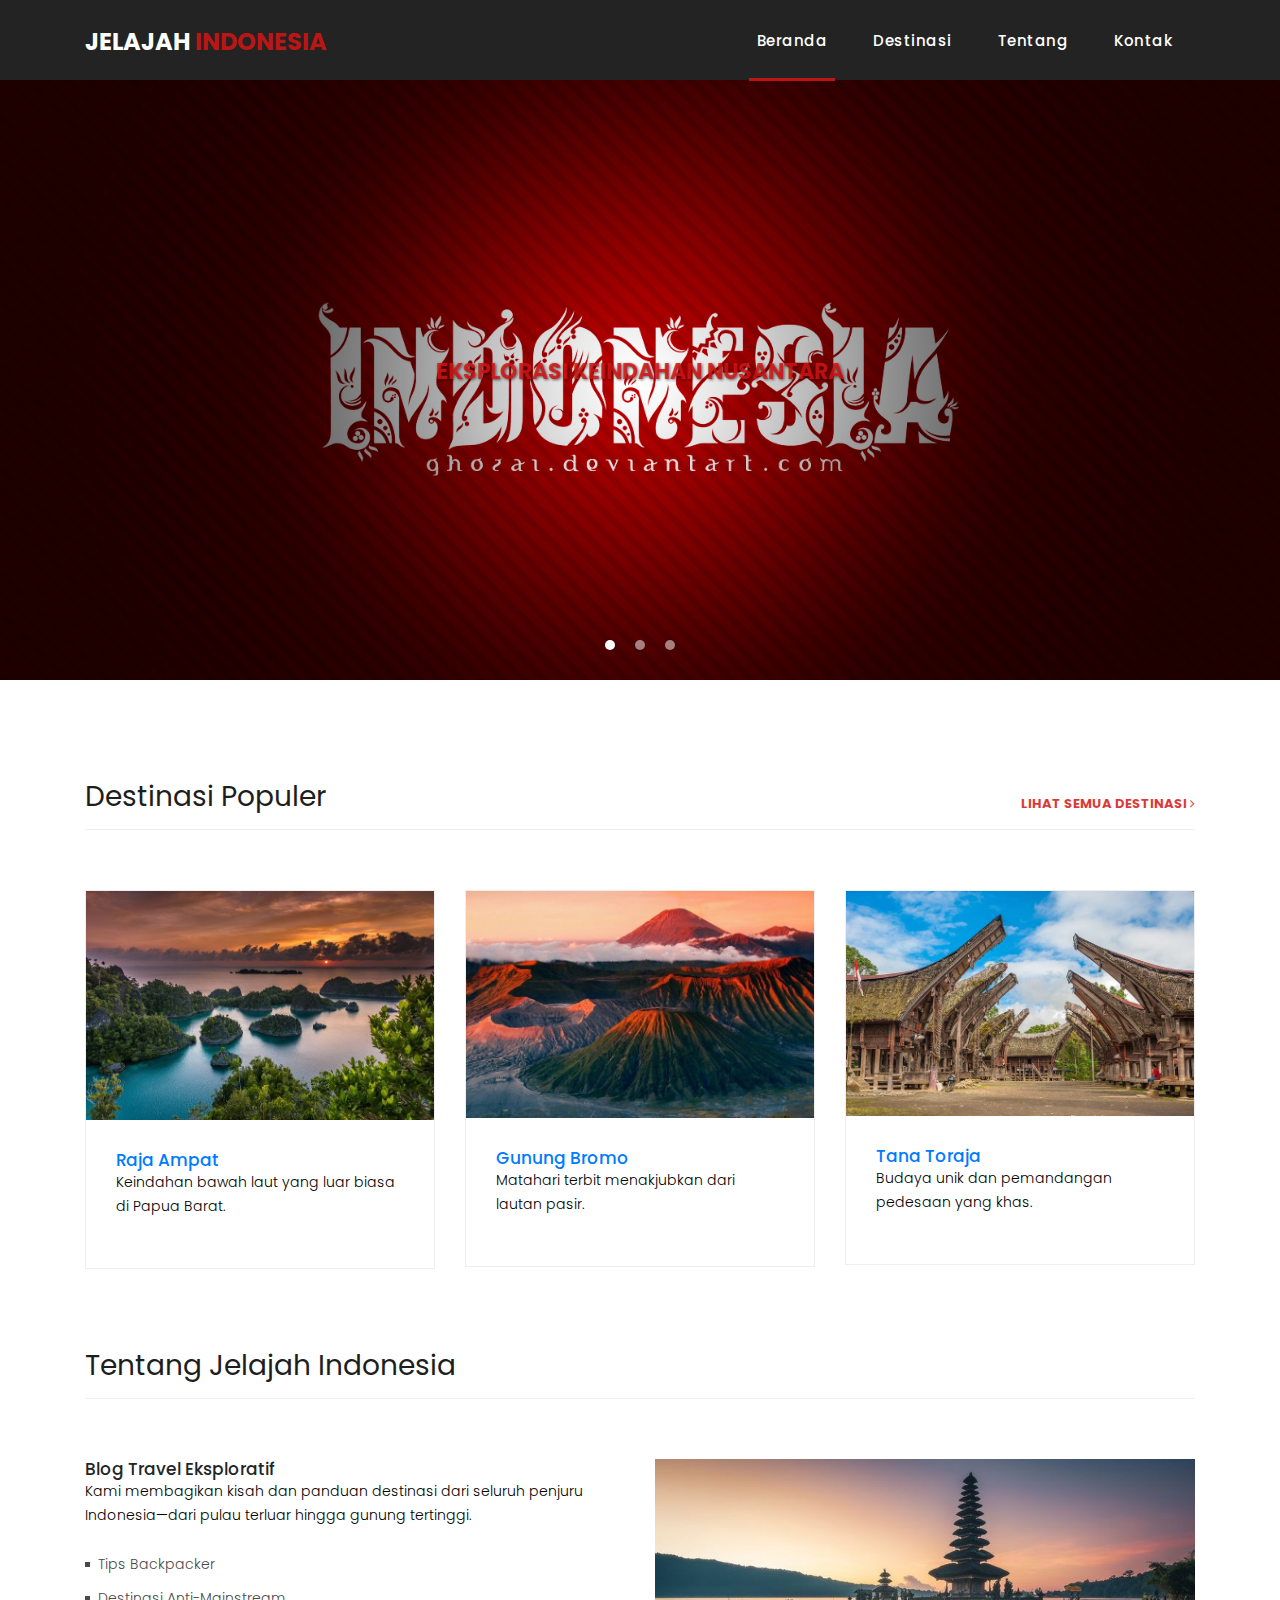
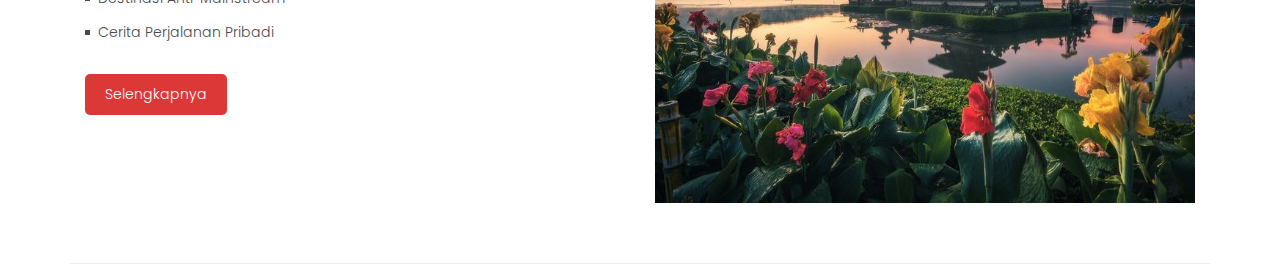
<file: index.html>
<!DOCTYPE html>
<html lang="id">
<head>
  <meta charset="utf-8">
  <meta name="viewport" content="width=device-width, initial-scale=1, shrink-to-fit=no">
  <meta name="description" content="Blog Travel Jelajah Indonesia - Eksplorasi destinasi terbaik di Nusantara">
  <meta name="author" content="">
  <link href="https://fonts.googleapis.com/css?family=Poppins:100,200,300,400,500,600,700,800,900&display=swap" rel="stylesheet">

  <title>Jelajah Indonesia</title>

  <link href="vendor/bootstrap/css/bootstrap.min.css" rel="stylesheet">
  <link rel="stylesheet" href="assets/css/fontawesome.css">
  <link rel="stylesheet" href="assets/css/templatemo-sixteen.css">
  <link rel="stylesheet" href="assets/css/owl.css">

  <style>
    .banner .text-content h4 {
      color: #d61414d8;
      text-shadow: 1px 1px 3px rgba(0,0,0,0.6);
    }
  </style> 
</head>

<body>
  <div id="preloader">
    <div class="jumper"><div></div><div></div><div></div></div>
  </div>

  <header class="">
    <nav class="navbar navbar-expand-lg">
      <div class="container">
        <a class="navbar-brand" href="index.html"><h2>Jelajah <em>Indonesia</em></h2></a>
        <button class="navbar-toggler" type="button" data-toggle="collapse" data-target="#navbarResponsive">
          <span class="navbar-toggler-icon"></span>
        </button>
        <div class="collapse navbar-collapse" id="navbarResponsive">
          <ul class="navbar-nav ml-auto">
            <li class="nav-item active"><a class="nav-link" href="index.html">Beranda</a></li>
            <li class="nav-item"><a class="nav-link" href="destinations.html">Destinasi</a></li>
            <li class="nav-item"><a class="nav-link" href="about.html">Tentang</a></li>
            <li class="nav-item"><a class="nav-link" href="contact.html">Kontak</a></li>
          </ul>
        </div>
      </div>
    </nav>
  </header>

  <div class="banner header-text">
    <div class="owl-banner owl-carousel">
      <div class="banner-item-01" style="background-image: url('assets/images/ind.jpg');">
        <div class="text-content">
          <h4>Eksplorasi Keindahan Nusantara</h4>
        </div>
      </div>
      <div class="banner-item-01" style="background-image: url('assets/images/alam.jpg');">
        <div class="text-content">
          <h4>Dari Sabang sampai Merauke</h4>
        </div>
      </div>
      <div class="banner-item-01" style="background-image: url('assets/images/a.jpg')">
        <div class="text-content">
          <h4>17.000+ Pulau yang Memukau</h4>
        </div>
      </div>
    </div>
  </div>

  <div class="latest-products">
    <div class="container">
      <div class="row">
        <div class="col-md-12">
          <div class="section-heading">
            <h2>Destinasi Populer</h2>
            <a href="destinations.html">lihat semua destinasi <i class="fa fa-angle-right"></i></a>
          </div>
        </div>
        <div class="col-md-4">
          <div class="product-item">
            <a href="#"><img src="assets/images/raja ampat.jpg" alt=""></a>
            <div class="down-content">
              <a href="#"><h4>Raja Ampat</h4></a>
              <p>Keindahan bawah laut yang luar biasa di Papua Barat.</p>
            </div>
          </div>
        </div>
        <div class="col-md-4">
          <div class="product-item">
            <a href="#"><img src="assets/images/bromo.jpg" alt=""></a>
            <div class="down-content">
              <a href="#"><h4>Gunung Bromo</h4></a>
              <p>Matahari terbit menakjubkan dari lautan pasir.</p>
            </div>
          </div>
        </div>
        <div class="col-md-4">
          <div class="product-item">
            <a href="#"><img src="assets/images/toraja.jpg" alt=""></a>
            <div class="down-content">
              <a href="#"><h4>Tana Toraja</h4></a>
              <p>Budaya unik dan pemandangan pedesaan yang khas.</p>
            </div>
          </div>
        </div>
      </div>
    </div>
  </div>

  <div class="best-features">
    <div class="container">
      <div class="row">
        <div class="col-md-12">
          <div class="section-heading">
            <h2>Tentang Jelajah Indonesia</h2>
          </div>
        </div>
        <div class="col-md-6">
          <div class="left-content">
            <h4>Blog Travel Eksploratif</h4>
            <p>Kami membagikan kisah dan panduan destinasi dari seluruh penjuru Indonesia—dari pulau terluar hingga gunung tertinggi.</p>
            <ul class="featured-list">
              <li><a href="#">Tips Backpacker</a></li>
              <li><a href="#">Destinasi Anti-Mainstream</a></li>
              <li><a href="#">Cerita Perjalanan Pribadi</a></li>
            </ul>
            <a href="about.html" class="filled-button">Selengkapnya</a>
          </div>
        </div>
        <div class="col-md-6">
          <div class="right-image">
            <img src="assets/images/BALI.jpg" alt="">
          </div>
        </div>
      </div>
    </div>
  </div>

  <script src="vendor/jquery/jquery.min.js"></script>
  <script src="vendor/bootstrap/js/bootstrap.bundle.min.js"></script>
  <script src="assets/js/custom.js"></script>
  <script src="assets/js/owl.js"></script>
  <script src="assets/js/slick.js"></script>
  <script src="assets/js/isotope.js"></script>
  <script src="assets/js/accordions.js"></script>
</body>
</html>
</file>
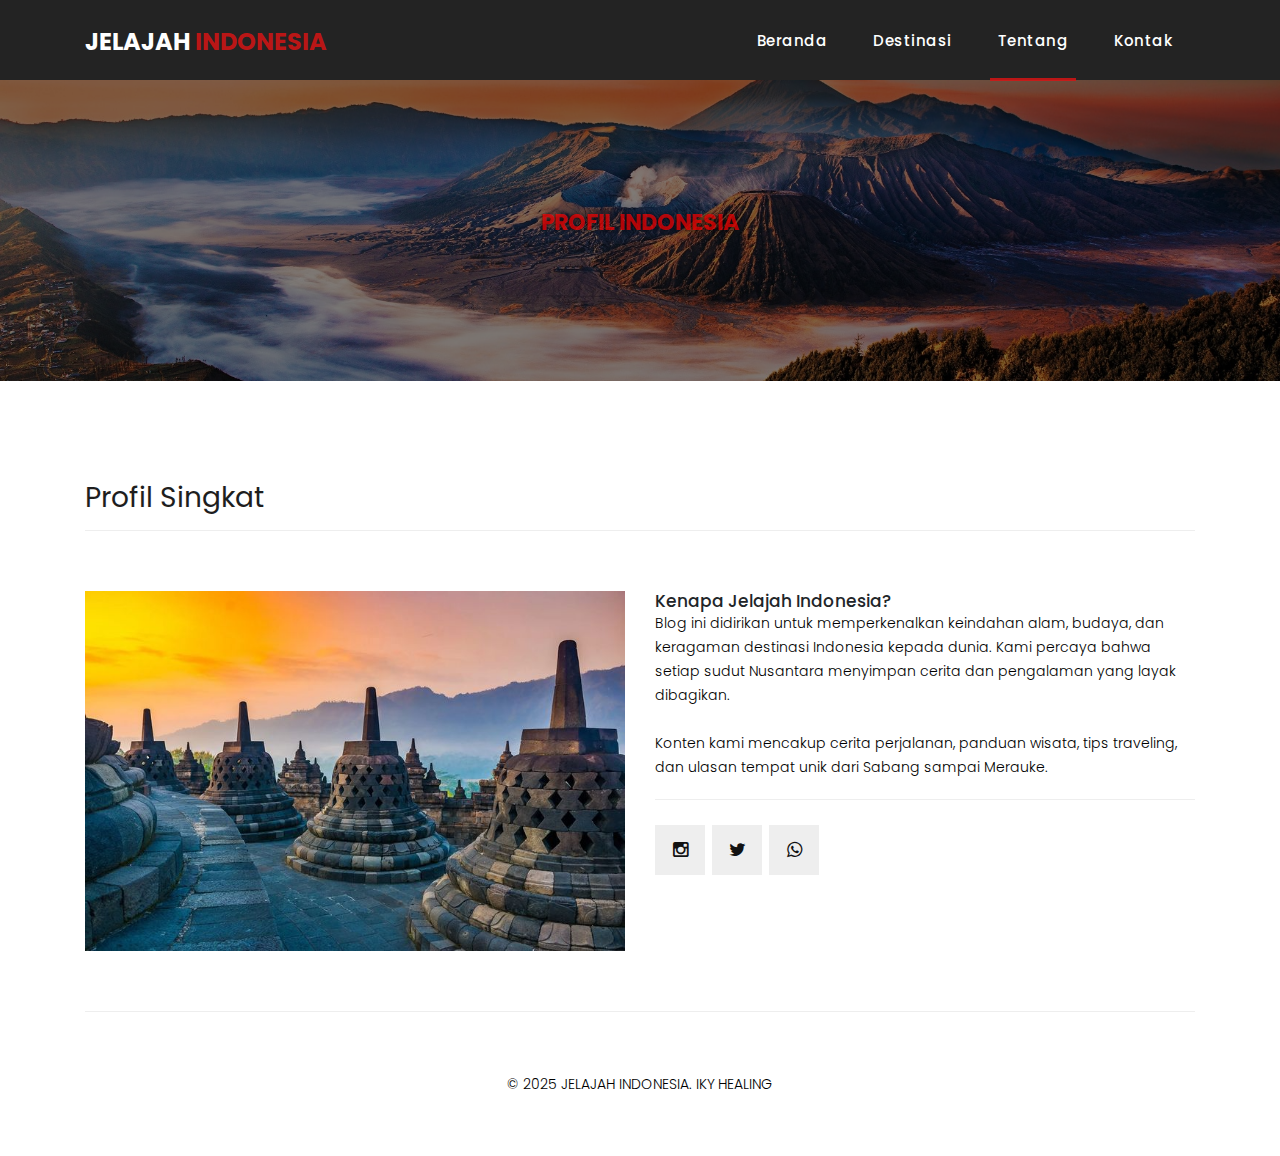
<file: about.html>
<!DOCTYPE html>
<html lang="id">

<head>
  <meta charset="utf-8">
  <meta name="viewport" content="width=device-width, initial-scale=1, shrink-to-fit=no">
  <meta name="description" content="Tentang Jelajah Indonesia - Blog travel yang mengulas destinasi wisata tanah air">
  <meta name="author" content="">
  <link href="https://fonts.googleapis.com/css?family=Poppins:100,200,300,400,500,600,700,800,900&display=swap" rel="stylesheet">

  <title>Tentang - Jelajah Indonesia</title>

  <link href="vendor/bootstrap/css/bootstrap.min.css" rel="stylesheet">
  <link rel="stylesheet" href="assets/css/fontawesome.css">
  <link rel="stylesheet" href="assets/css/templatemo-sixteen.css">
  <link rel="stylesheet" href="assets/css/owl.css">
</head>

<body>
  <div id="preloader">
    <div class="jumper"><div></div><div></div><div></div></div>
  </div>

  <header class="">
    <nav class="navbar navbar-expand-lg">
      <div class="container">
        <a class="navbar-brand" href="index.html"><h2>Jelajah <em>Indonesia</em></h2></a>
        <button class="navbar-toggler" type="button" data-toggle="collapse" data-target="#navbarResponsive">
          <span class="navbar-toggler-icon"></span>
        </button>
        <div class="collapse navbar-collapse" id="navbarResponsive">
          <ul class="navbar-nav ml-auto">
            <li class="nav-item"><a class="nav-link" href="index.html">Beranda</a></li>
            <li class="nav-item"><a class="nav-link" href="destinations.html">Destinasi</a></li>
            <li class="nav-item active"><a class="nav-link" href="about.html">Tentang</a></li>
            <li class="nav-item"><a class="nav-link" href="contact.html">Kontak</a></li>
          </ul>
        </div>
      </div>
    </nav>
  </header>

  <div class="page-heading products-heading header-text" style="background-image: url('assets/images/gunung\ 2.jpg'); background-size: cover; background-position: center; position: relative;">
    <div style="position: absolute; top: 0; left: 0; width: 100%; height: 100%; background: rgba(0,0,0,0.5); z-index: 1;"></div>
    <div class="container" style="position: relative; z-index: 2;">
      <div class="row">
        <div class="col-md-12">
          <div class="text-content" style="color: #fff; text-shadow: 1px 1px 5px rgba(0,0,0,0.7);">
            <h4 style="color: #ff0000b3;">Profil Indonesia</h4>
          </div>
        </div>
      </div>
    </div>
  </div>
  <div class="best-features about-features">
    <div class="container">
      <div class="row">
        <div class="col-md-12">
          <div class="section-heading">
            <h2>Profil Singkat</h2>
          </div>
        </div>
        <div class="col-md-6">
          <div class="right-image">
            <img src="assets/images/borobudur.jpg" alt="">
          </div>
        </div>
        <div class="col-md-6">
          <div class="left-content">
            <h4>Kenapa Jelajah Indonesia?</h4>
            <p>Blog ini didirikan untuk memperkenalkan keindahan alam, budaya, dan keragaman destinasi Indonesia kepada dunia. Kami percaya bahwa setiap sudut Nusantara menyimpan cerita dan pengalaman yang layak dibagikan.<br><br>Konten kami mencakup cerita perjalanan, panduan wisata, tips traveling, dan ulasan tempat unik dari Sabang sampai Merauke.</p>
            <ul class="social-icons">
              <li><a href="https://www.instagram.com/mhmdrzk_y?igsh=MThzcXB2cm11ZHJrcw==" target="_blank"><i class="fa fa-instagram"></i></a></li>
              <li><a href="https://x.com/mhmdrzk_yy?s=21" target="_blank"><i class="fa fa-twitter"></i></a></li>
              <li><a href="https://wa.me/6281224868834" target="_blank"><i class="fa fa-whatsapp"></i></a></li>
            </ul>
          </div>
        </div>
      </div>
    </div>
  </div>

  <footer>
    <div class="container">
      <div class="row">
        <div class="col-md-12">
          <div class="inner-content">
            <p>&copy; 2025 Jelajah Indonesia. iky healing</p>
          </div>
        </div>
      </div>
    </div>
  </footer>

  <script src="vendor/jquery/jquery.min.js"></script>
  <script src="vendor/bootstrap/js/bootstrap.bundle.min.js"></script>
  <script src="assets/js/custom.js"></script>
  <script src="assets/js/owl.js"></script>
  <script src="assets/js/slick.js"></script>
  <script src="assets/js/isotope.js"></script>
  <script src="assets/js/accordions.js"></script>
</body>

</html>
</file>
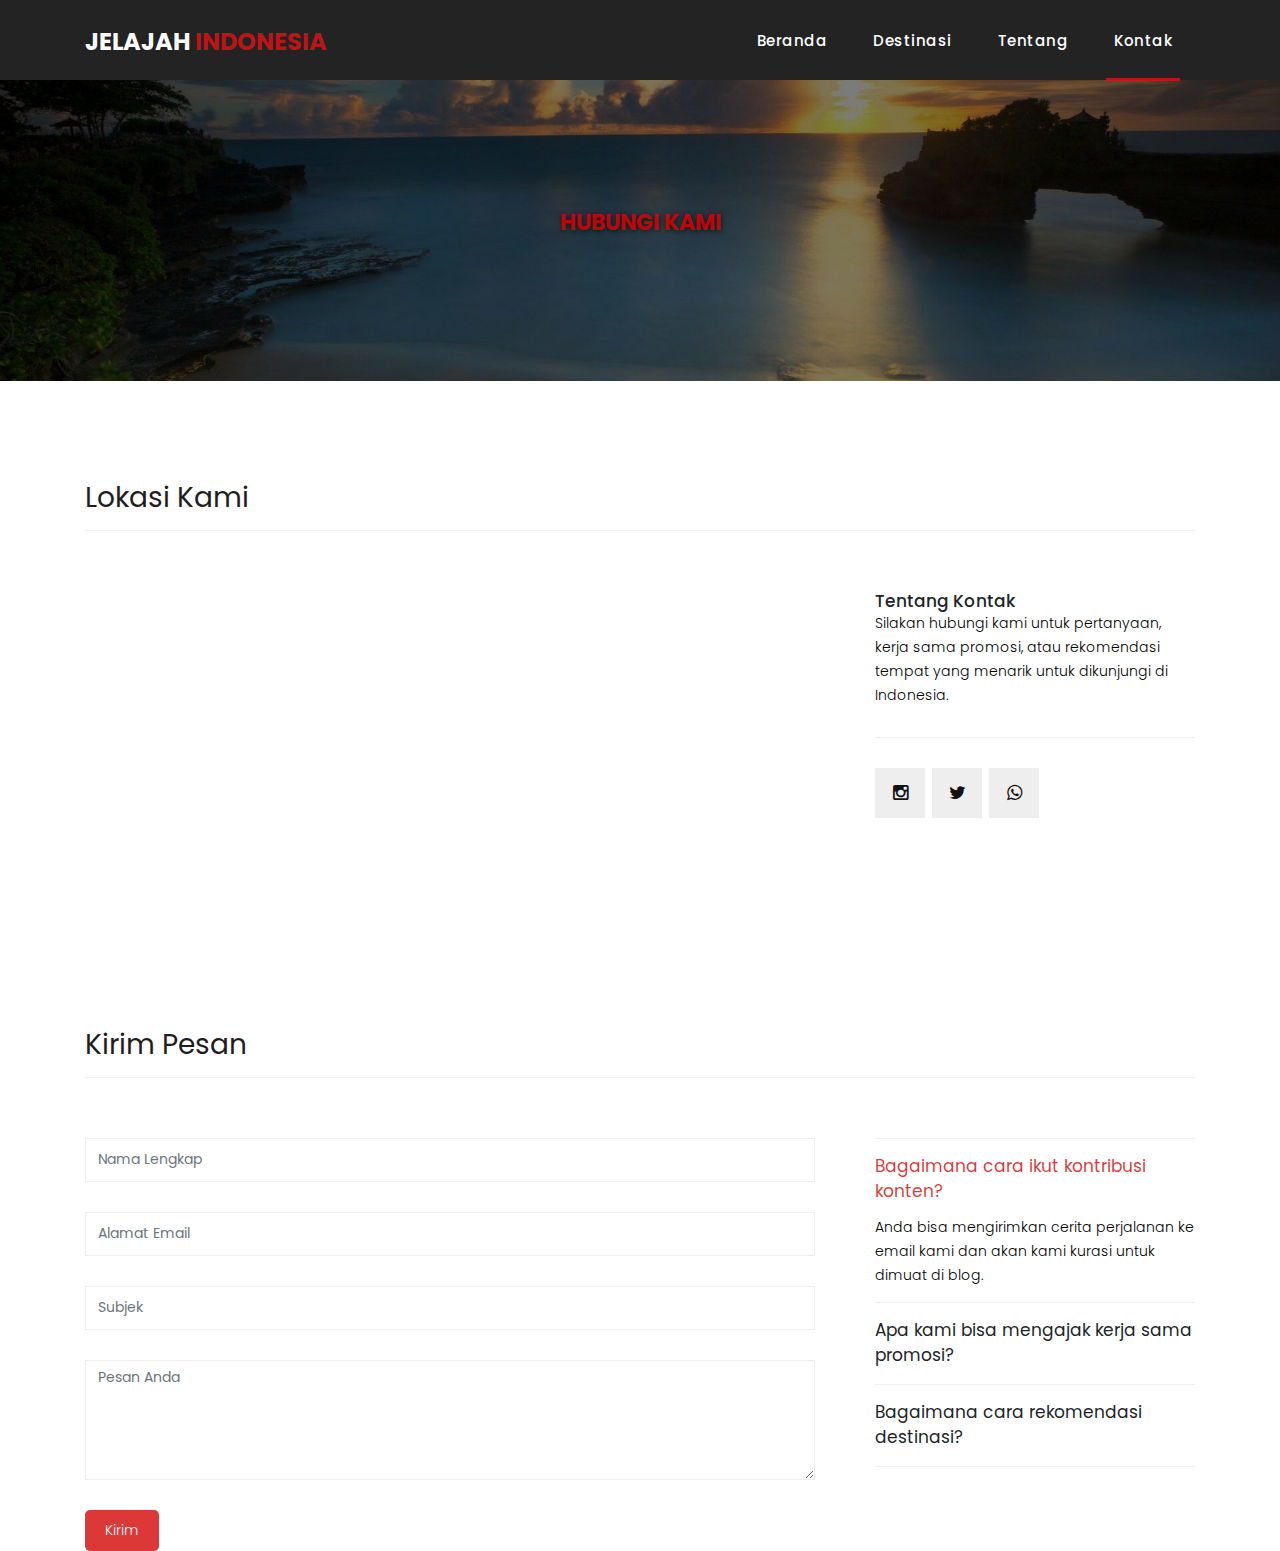
<file: contact.html>
<!DOCTYPE html>
<html lang="id">

<head>
  <meta charset="utf-8">
  <meta name="viewport" content="width=device-width, initial-scale=1, shrink-to-fit=no">
  <meta name="description" content="Hubungi Jelajah Indonesia untuk pertanyaan atau kerja sama perjalanan">
  <meta name="author" content="">
  <link href="https://fonts.googleapis.com/css?family=Poppins:100,200,300,400,500,600,700,800,900&display=swap" rel="stylesheet">

  <title>Kontak - Jelajah Indonesia</title>

  <link href="vendor/bootstrap/css/bootstrap.min.css" rel="stylesheet">
  <link rel="stylesheet" href="assets/css/fontawesome.css">
  <link rel="stylesheet" href="assets/css/templatemo-sixteen.css">
  <link rel="stylesheet" href="assets/css/owl.css">
</head>

<body>
  <div id="preloader">
    <div class="jumper"><div></div><div></div><div></div></div>
  </div>

  <header class="">
    <nav class="navbar navbar-expand-lg">
      <div class="container">
        <a class="navbar-brand" href="index.html"><h2>Jelajah <em>Indonesia</em></h2></a>
        <button class="navbar-toggler" type="button" data-toggle="collapse" data-target="#navbarResponsive">
          <span class="navbar-toggler-icon"></span>
        </button>
        <div class="collapse navbar-collapse" id="navbarResponsive">
          <ul class="navbar-nav ml-auto">
            <li class="nav-item"><a class="nav-link" href="index.html">Beranda</a></li>
            <li class="nav-item"><a class="nav-link" href="destinations.html">Destinasi</a></li>
            <li class="nav-item"><a class="nav-link" href="about.html">Tentang</a></li>
            <li class="nav-item active"><a class="nav-link" href="contact.html">Kontak</a></li>
          </ul>
        </div>
      </div>
    </nav>
  </header>

  <div class="page-heading products-heading header-text" style="background-image: url('assets/images/as.jpg'); background-size: cover; background-position: center; position: relative;">
    <div style="position: absolute; top: 0; left: 0; width: 100%; height: 100%; background: rgba(0,0,0,0.5); z-index: 1;"></div>
    <div class="container" style="position: relative; z-index: 2;">
      <div class="row">
        <div class="col-md-12">
          <div class="text-content" style="color: #fff; text-shadow: 1px 1px 5px rgba(0,0,0,0.7);">
            <h4 style="color: #ff0000b3;">Hubungi Kami</h4>
          </div>
        </div>
      </div>
    </div>
  </div>

  <div class="find-us">
    <div class="container">
      <div class="row">
        <div class="col-md-12">
          <div class="section-heading">
            <h2>Lokasi Kami</h2>
          </div>
        </div>
        <div class="col-md-8">
          <div id="map">
            <iframe src="https://maps.google.com/maps?q=Jatinangor,+Sumedang&t=&z=13&ie=UTF8&iwloc=&output=embed" width="100%" height="330px" frameborder="0" style="border:0" allowfullscreen></iframe>
          </div>
        </div>
        <div class="col-md-4">
          <div class="left-content">
            <h4>Tentang Kontak</h4>
            <p>Silakan hubungi kami untuk pertanyaan, kerja sama promosi, atau rekomendasi tempat yang menarik untuk dikunjungi di Indonesia.</p>
            <ul class="social-icons">
                <li><a href="https://www.instagram.com/mhmdrzk_y?igsh=MThzcXB2cm11ZHJrcw==" target="_blank"><i class="fa fa-instagram"></i></a></li>
                <li><a href="https://x.com/mhmdrzk_yy?s=21" target="_blank"><i class="fa fa-twitter"></i></a></li>
                <li><a href="https://wa.me/6281224868834" target="_blank"><i class="fa fa-whatsapp"></i></a></li>
              </ul>
              
            </ul>
          </div>
        </div>
      </div>
    </div>
  </div>

  <div class="send-message">
    <div class="container">
      <div class="row">
        <div class="col-md-12">
          <div class="section-heading">
            <h2>Kirim Pesan</h2>
          </div>
        </div>
        <div class="col-md-8">
          <div class="contact-form">
            <form id="contact" action="" method="post">
              <div class="row">
                <div class="col-lg-12">
                  <fieldset>
                    <input name="name" type="text" class="form-control" id="name" placeholder="Nama Lengkap" required="">
                  </fieldset>
                </div>
                <div class="col-lg-12">
                  <fieldset>
                    <input name="email" type="email" class="form-control" id="email" placeholder="Alamat Email" required="">
                  </fieldset>
                </div>
                <div class="col-lg-12">
                  <fieldset>
                    <input name="subject" type="text" class="form-control" id="subject" placeholder="Subjek" required="">
                  </fieldset>
                </div>
                <div class="col-lg-12">
                  <fieldset>
                    <textarea name="message" rows="6" class="form-control" id="message" placeholder="Pesan Anda" required=""></textarea>
                  </fieldset>
                </div>
                <div class="col-lg-12">
                  <fieldset>
                    <button type="submit" id="form-submit" class="filled-button">Kirim</button>
                  </fieldset>
                </div>
              </div>
            </form>
          </div>
        </div>
        <div class="col-md-4">
          <ul class="accordion">
            <li>
              <a>Bagaimana cara ikut kontribusi konten?</a>
              <div class="content">
                <p>Anda bisa mengirimkan cerita perjalanan ke email kami dan akan kami kurasi untuk dimuat di blog.</p>
              </div>
            </li>
            <li>
              <a>Apa kami bisa mengajak kerja sama promosi?</a>
              <div class="content">
                <p>Tentu! Hubungi kami lewat formulir ini atau melalui media sosial untuk diskusi lebih lanjut.</p>
              </div>
            </li>
            <li>
              <a>Bagaimana cara rekomendasi destinasi?</a>
              <div class="content">
                <p>Gunakan formulir ini atau DM kami di Instagram dengan nama dan alasan kamu merekomendasikan tempat tersebut.</p>
              </div>
            </li>
          </ul>
        </div>
      </div>
    </div>
  </div>

  <script src="vendor/jquery/jquery.min.js"></script>
  <script src="vendor/bootstrap/js/bootstrap.bundle.min.js"></script>
  <script src="assets/js/custom.js"></script>
  <script src="assets/js/owl.js"></script>
  <script src="assets/js/slick.js"></script>
  <script src="assets/js/isotope.js"></script>
  <script src="assets/js/accordions.js"></script>
</body>

</html>
</file>
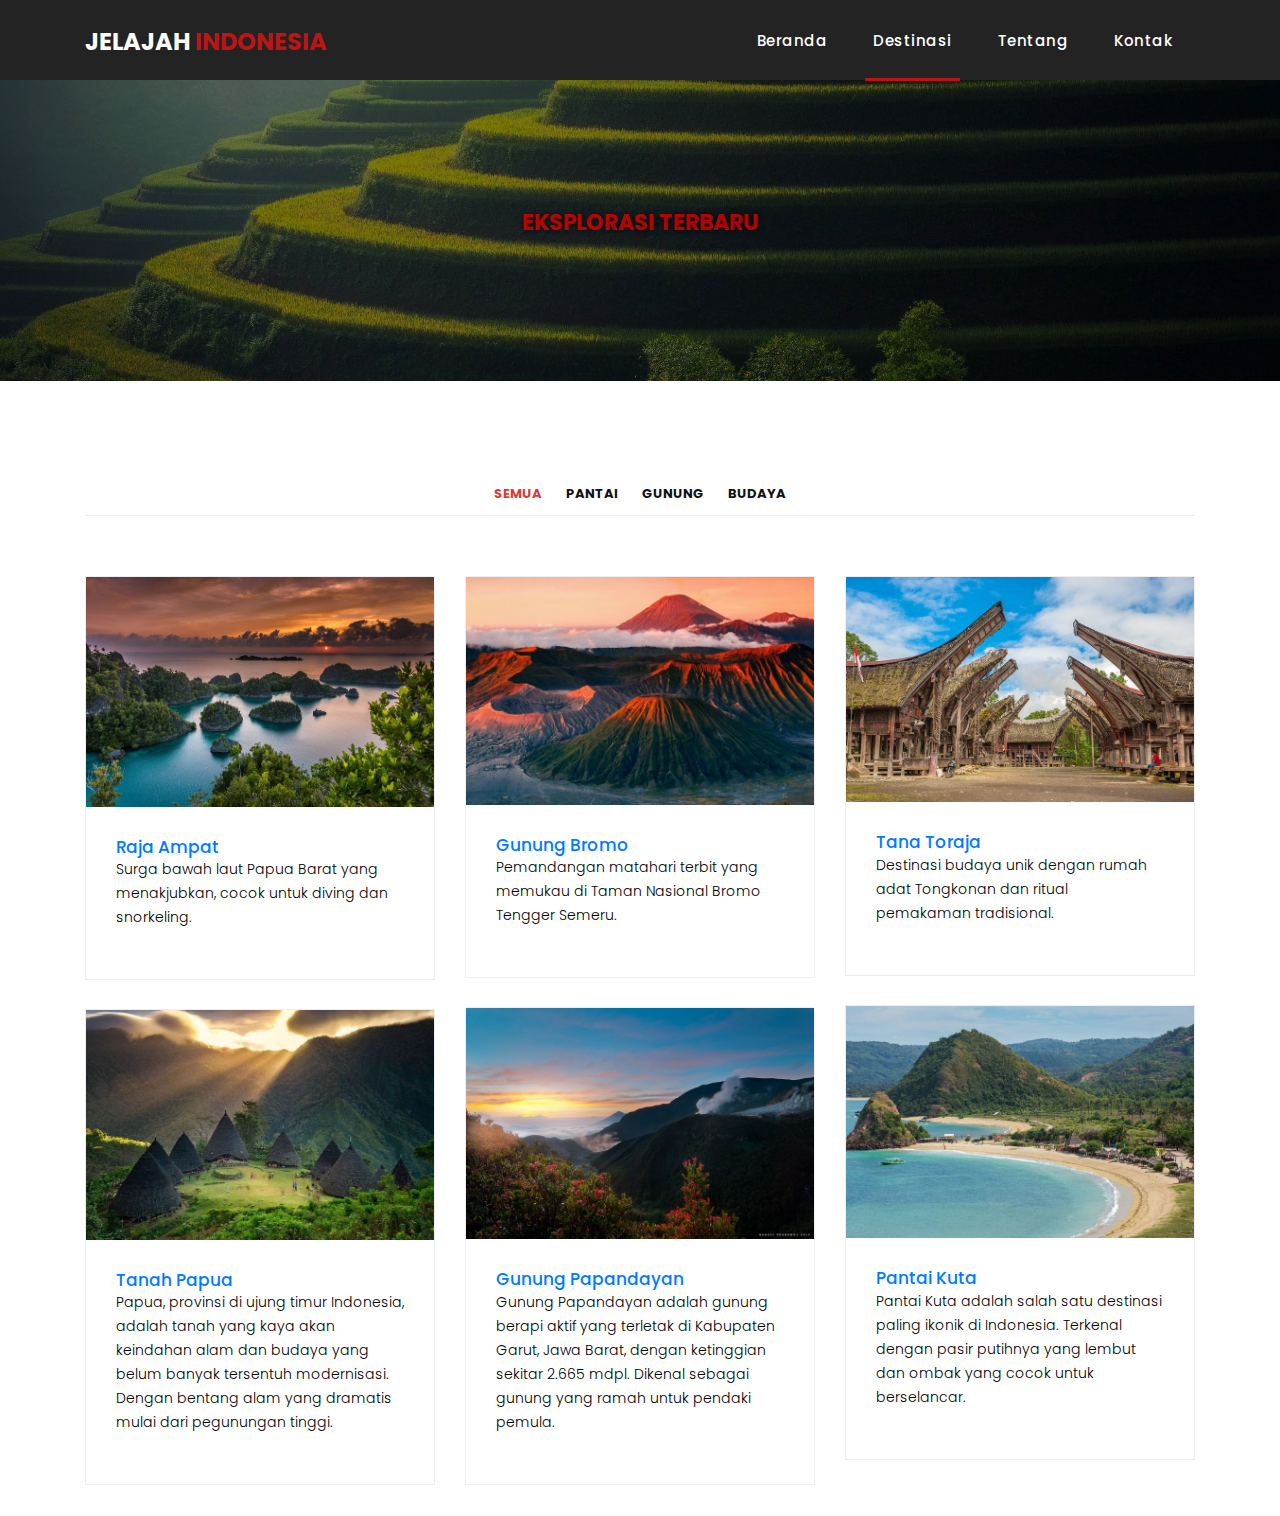
<file: destinations.html>
<!DOCTYPE html>
<html lang="id">

<head>
  <meta charset="utf-8">
  <meta name="viewport" content="width=device-width, initial-scale=1, shrink-to-fit=no">
  <meta name="description" content="Blog Jelajah Indonesia - Temukan tempat-tempat wisata terbaik di Nusantara">
  <meta name="author" content="">
  <link href="https://fonts.googleapis.com/css?family=Poppins:100,200,300,400,500,600,700,800,900&display=swap" rel="stylesheet">

  <title>Jelajah Indonesia - Destinasi Wisata</title>

  <link href="vendor/bootstrap/css/bootstrap.min.css" rel="stylesheet">
  <link rel="stylesheet" href="assets/css/fontawesome.css">
  <link rel="stylesheet" href="assets/css/templatemo-sixteen.css">
  <link rel="stylesheet" href="assets/css/owl.css">

</head>

<body>
  <div id="preloader">
    <div class="jumper">
      <div></div><div></div><div></div>
    </div>
  </div>

  <header class="">
    <nav class="navbar navbar-expand-lg">
      <div class="container">
        <a class="navbar-brand" href="index.html"><h2>Jelajah <em>Indonesia</em></h2></a>
        <button class="navbar-toggler" type="button" data-toggle="collapse" data-target="#navbarResponsive">
          <span class="navbar-toggler-icon"></span>
        </button>
        <div class="collapse navbar-collapse" id="navbarResponsive">
          <ul class="navbar-nav ml-auto">
            <li class="nav-item"><a class="nav-link" href="index.html">Beranda</a></li>
            <li class="nav-item active"><a class="nav-link" href="destinations.html">Destinasi</a></li>
            <li class="nav-item"><a class="nav-link" href="about.html">Tentang</a></li>
            <li class="nav-item"><a class="nav-link" href="contact.html">Kontak</a></li>
          </ul>
        </div>
      </div>
    </nav>
  </header>

 <div class="page-heading products-heading header-text" style="background-image: url('assets/images/sawah.jpg'); background-size: cover; background-position: center; position: relative;">
    <div style="position: absolute; top: 0; left: 0; width: 100%; height: 100%; background: rgba(0,0,0,0.5); z-index: 1;"></div>
    <div class="container" style="position: relative; z-index: 2;">
      <div class="row">
        <div class="col-md-12">
          <div class="text-content" style="color: #fff; text-shadow: 1px 1px 5px rgba(0,0,0,0.7);">
            <h4 style="color: #ff0000b3;">Eksplorasi Terbaru</h4>
          </div>
        </div>
      </div>
    </div>
  </div> 
  

  <div class="products">
    <div class="container">
      <div class="row">
        <div class="col-md-12">
          <div class="filters">
            <ul>
              <li class="active" data-filter="*">Semua</li>
              <li data-filter=".pantai">Pantai</li>
              <li data-filter=".gunung">Gunung</li>
              <li data-filter=".budaya">Budaya</li>
            </ul>
          </div>
        </div>
        <div class="col-md-12">
          <div class="filters-content">
            <div class="row grid">
              <div class="col-lg-4 col-md-4 all pantai">
                <div class="product-item">
                  <a href="#"><img src="assets/images/raja ampat.jpg" alt="Raja Ampat"></a>
                  <div class="down-content">
                    <a href="#"><h4>Raja Ampat</h4></a>
                    <p>Surga bawah laut Papua Barat yang menakjubkan, cocok untuk diving dan snorkeling.</p>
                  </div>
                </div>
              </div>
              <div class="col-lg-4 col-md-4 all gunung">
                <div class="product-item">
                  <a href="#"><img src="assets/images/bromo.jpg" alt="Gunung Bromo"></a>
                  <div class="down-content">
                    <a href="#"><h4>Gunung Bromo</h4></a>
                    <p>Pemandangan matahari terbit yang memukau di Taman Nasional Bromo Tengger Semeru.</p>
                  </div>
                </div>
              </div>
              <div class="col-lg-4 col-md-4 all budaya">
                <div class="product-item">
                  <a href="#"><img src="assets/images/toraja.jpg" alt="Toraja"></a>
                  <div class="down-content">
                    <a href="#"><h4>Tana Toraja</h4></a>
                    <p>Destinasi budaya unik dengan rumah adat Tongkonan dan ritual pemakaman tradisional.</p>
                  </div>
                </div>
              </div>
              <div class="col-lg-4 col-md-4 all pantai">
                <div class="product-item">
                  <a href="#"><img src="assets/images/lombok.jpg" alt="lombok"></a>
                  <div class="down-content">
                    <a href="#"><h4>Pantai Kuta </h4></a>
                    <p>Pantai Kuta adalah salah satu destinasi paling ikonik di Indonesia. Terkenal dengan pasir putihnya yang lembut dan ombak yang cocok untuk berselancar.</p>
            </div>
          </div>
        </div>
        <div class="col-lg-4 col-md-4 all gunung">
          <div class="product-item">
            <a href="#"><img src="assets/images/papandayan.jpg" alt="papandayan"></a>
            <div class="down-content">
              <a href="#"><h4>Gunung Papandayan</h4></a>
              <p>Gunung Papandayan adalah gunung berapi aktif yang terletak di Kabupaten Garut, Jawa Barat, dengan ketinggian sekitar 2.665 mdpl. Dikenal sebagai gunung yang ramah untuk pendaki pemula.</p>
      </div>
    </div>
  </div>
  <div class="col-lg-4 col-md-4 all budaya">
    <div class="product-item">
      <a href="#"><img src="assets/images/papua (1).jpg" alt="Toraja"></a>
      <div class="down-content">
        <a href="#"><h4>Tanah Papua</h4></a>
        <p>Papua, provinsi di ujung timur Indonesia, adalah tanah yang kaya akan keindahan alam dan budaya yang belum banyak tersentuh modernisasi. Dengan bentang alam yang dramatis mulai dari pegunungan tinggi.</p>

  <script src="vendor/jquery/jquery.min.js"></script>
  <script src="vendor/bootstrap/js/bootstrap.bundle.min.js"></script>
  <script src="assets/js/custom.js"></script>
  <script src="assets/js/owl.js"></script>
  <script src="assets/js/slick.js"></script>
  <script src="assets/js/isotope.js"></script>
  <script src="assets/js/accordions.js"></script>
</body>

</html>
</file>
<file: assets/css/templatemo-sixteen.css>
/*

TemplateMo 546 Sixteen Clothing

https://templatemo.com/tm-546-sixteen-clothing

*/
body {
  font-family: 'Poppins', sans-serif;
  overflow-x: hidden;
  text-rendering: optimizeLegibility;
  -webkit-font-smoothing: antialiased;
  -moz-osx-font-smoothing: grayscale;
}
p {
	margin-bottom: 0px;
	font-size: 14px;
	font-weight: 300;
	color: #000000;
	line-height: 24px;
}
a {
	text-decoration: none!important;
}
ul {
	padding: 0;
	margin: 0;
	list-style: none;
}

h1,h2,h3,h4,h5,h6 {
	margin: 0px;
}

ul.social-icons li {
	display: inline-block;
	margin-right: 3px;
}

ul.social-icons li:last-child {
	margin-right: 0px;
}

ul.social-icons li a {
	width: 50px;
	height: 50px;
	display: inline-block;
	line-height: 50px;
	background-color: #eee;
	color: #121212;
	font-size: 18px;
	text-align: center;
	transition: all .3s;
}

ul.social-icons li a:hover {
	background-color: #d61414d8;
	color: #fff;
}

a.filled-button {
	background-color: #d61414d8;
	color: #fff;
	font-size: 14px;
	text-transform: capitalize;
	font-weight: 300;
	padding: 10px 20px;
	border-radius: 5px;
	display: inline-block;
	transition: all 0.3s;
}

a.filled-button:hover {
	background-color: #121212;
	color: #fff;
}

.section-heading {
	text-align: left;
	margin-bottom: 60px;
	border-bottom: 1px solid #eee;
}

.section-heading h2 {
	font-size: 28px;
	font-weight: 400;
	color: #1e1e1e;
	margin-bottom: 15px;
}

.products-heading {
	background-image: url(../images/products-heading.jpg);
}

.about-heading {
	background-image: url(../images/about-heading.jpg);
}

.contact-heading {
	background-image: url(../images/contact-heading.jpg);
}

.page-heading {
	padding: 210px 0px 130px 0px;
	text-align: center;
	background-position: center center;
	background-repeat: no-repeat;
	background-size: cover;
}

.page-heading .text-content h4 {
	color: #d61414d8;
	font-size: 22px;
	text-transform: uppercase;
	font-weight: 700;
	margin-bottom: 15px;
}

.page-heading .text-content h2 {
	color: #fff;
	font-size: 62px;
	text-transform: uppercase;
	letter-spacing: 5px;
}

#preloader {
  overflow: hidden;
  background:#d61414d8;
  left: 0;
  right: 0;
  top: 0;
  bottom: 0;
  position: fixed;
  z-index: 9999999;
  color: #fff;
}

#preloader .jumper {
  left: 0;
  top: 0;
  right: 0;
  bottom: 0;
  display: block;
  position: absolute;
  margin: auto;
  width: 50px;
  height: 50px;
}

#preloader .jumper > div {
  background-color: #fff;
  width: 10px;
  height: 10px;
  border-radius: 100%;
  -webkit-animation-fill-mode: both;
  animation-fill-mode: both;
  position: absolute;
  opacity: 0;
  width: 50px;
  height: 50px;
  -webkit-animation: jumper 1s 0s linear infinite;
  animation: jumper 1s 0s linear infinite;
}

#preloader .jumper > div:nth-child(2) {
  -webkit-animation-delay: 0.33333s;
  animation-delay: 0.33333s;
}

#preloader .jumper > div:nth-child(3) {
  -webkit-animation-delay: 0.66666s;
  animation-delay: 0.66666s;
}

@-webkit-keyframes jumper {
  0% {
    opacity: 0;
    -webkit-transform: scale(0);
    transform: scale(0);
  }
  5% {
    opacity: 1;
  }
  100% {
    -webkit-transform: scale(1);
    transform: scale(1);
    opacity: 0;
  }
}

@keyframes jumper {
  0% {
    opacity: 0;
    -webkit-transform: scale(0);
    transform: scale(0);
  }
  5% {
    opacity: 1;
  }
  100% {
    opacity: 0;
  }
}


/* Header Style */
header {
	position: absolute;
	z-index: 99999;
	width: 100%;
	height: 80px;
	background-color: #232323;
	-webkit-transition: all 0.3s ease-in-out 0s;
    -moz-transition: all 0.3s ease-in-out 0s;
    -o-transition: all 0.3s ease-in-out 0s;
    transition: all 0.3s ease-in-out 0s;
}
header .navbar {
	padding: 17px 0px;
}
.background-header .navbar {
	padding: 17px 0px;
}
.background-header {
	top: 0;
	position: fixed;
	background-color: #fff!important;
	box-shadow: 0px 1px 10px rgba(0,0,0,0.1);
}
.background-header .navbar-brand h2 {
	color: #121212!important;
}
.background-header .navbar-nav a.nav-link {
	color: #1e1e1e!important;
}
.background-header .navbar-nav .nav-link:hover,
.background-header .navbar-nav .active>.nav-link,
.background-header .navbar-nav .nav-link.active,
.background-header .navbar-nav .nav-link.show,
.background-header .navbar-nav .show>.nav-link {
	color: #d61414d8;!important;
}
.navbar .navbar-brand {
	float: 	left;
	margin-top: -12px;
	outline: none;
}
.navbar .navbar-brand h2 {
	color: #fff;
	text-transform: uppercase;
	font-size: 24px;
	font-weight: 700;
	-webkit-transition: all .3s ease 0s;
    -moz-transition: all .3s ease 0s;
    -o-transition: all .3s ease 0s;
    transition: all .3s ease 0s;
}
.navbar .navbar-brand h2 em {
	font-style: normal;
	color:  #d61414d8;
}
#navbarResponsive {
	z-index: 999;
}
.navbar-collapse {
	text-align: center;
}
.navbar .navbar-nav .nav-item {
	margin: 0px 15px;
}
.navbar .navbar-nav a.nav-link {
	text-transform: capitalize;
	font-size: 15px;
	font-weight: 500;
	letter-spacing: 0.5px;
	color: #fff;
	transition: all 0.5s;
	margin-top: 5px;
}
.navbar .navbar-nav .nav-link:hover,
.navbar .navbar-nav .active>.nav-link,
.navbar .navbar-nav .nav-link.active,
.navbar .navbar-nav .nav-link.show,
.navbar .navbar-nav .show>.nav-link {
	color: #fff;
	padding-bottom: 25px;
	border-bottom: 3px solid  #d61414d8;
}
.navbar .navbar-toggler-icon {
	background-image: none;
}
.navbar .navbar-toggler {
	border-color: #fff;
	background-color: #fff;	
	height: 36px;
	outline: none;
	border-radius: 0px;
	position: absolute;
	right: 30px;
	top: 20px;
}
.navbar .navbar-toggler-icon:after {
	content: '\f0c9';
	color:  #d61414d8;
	font-size: 18px;
	line-height: 26px;
	font-family: 'FontAwesome';
}



/* Banner Style */
.banner {
	position: relative;
	text-align: center;
	padding-top: 80px;
}

.banner-item-01 {
	padding: 300px 0px;
	background-image: url(../images/slide_01.jpg);
	background-size: cover;
	background-repeat: no-repeat;
	background-position: center center;
}

.banner-item-02 {
	padding: 300px 0px;
	background-image: url(../images/slide_02.jpg);
	background-size: cover;
	background-repeat: no-repeat;
	background-position: center center;
}

.banner-item-03 {
	padding: 300px 0px;
	background-image: url(../images/slide_03.jpg);
	background-size: cover;
	background-repeat: no-repeat;
	background-position: center center;
}

.banner .banner-item {
	max-height: 600px;
}

.banner .text-content {
	position: absolute;
	top: 50%;
	transform: translateY(-50%);
	text-align: center;
	width: 100%;
}

.banner .text-content h4 {
	color:  #d61414d8;
	font-size: 22px;
	text-transform: uppercase;
	font-weight: 700;
	margin-bottom: 15px;
}

.banner .text-content h2 {
	color: #fff;
	font-size: 62px;
	text-transform: uppercase;
	letter-spacing: 5px;
}

.owl-banner .owl-dots .owl-dot {
  border-radius: 3px;
}
.owl-banner .owl-dots {
    display: -webkit-box;
    display: -webkit-flex;
    display: -ms-flexbox;
    display: flex;
    -ms-flex-pack: center;
    -webkit-justify-content: center;
    justify-content: center;
    position: absolute;
    left: 50%;
    transform: translateX(-50%);
    bottom: 30px;
}
.owl-banner .owl-dots .owl-dot {
    width: 10px;
    height: 10px;
    border-radius: 50%;
    margin: 0 10px;
    background-color: #fff;
    opacity: 0.5;
}
.owl-banner .owl-dots .owl-dot:focus {
    outline: none
}
.owl-banner .owl-dots .owl-dot.active {
    background-color: #fff;
    opacity: 1;
}



/* Latest Produtcs */

.latest-products {
	margin-top: 100px;
}

.latest-products .section-heading a {
	float: right;
	margin-top: -35px;
	text-transform: uppercase;
	font-size: 13px;
	font-weight: 700;
	color:  #d61414d8;
}

.product-item {
	border: 1px solid #eee;
	margin-bottom: 30px;
}

.product-item .down-content {
	padding: 30px;
	position: relative;
}

.product-item img {
	width: 100%;
	overflow: hidden;
}

.product-item .down-content h4 {
	font-size: 17px;
	color: #d61414d8
	margin-bottom: 20px;
}

.product-item .down-content h6 {
	position: absolute;
	top: 30px;
	right: 30px;
	font-size: 18px;
	color: #121212;
}

.product-item .down-content p {
	margin-bottom: 20px;
}

.product-item .down-content ul li {
	display: inline-block;
}

.product-item .down-content ul li i {
	color: #d61414d8;
	font-size: 14px;
}

.product-item .down-content span {
	position: absolute;
	right: 30px;
	bottom: 30px;
	font-size: 13px;
	color:  #d61414d8;
	font-weight: 500;
}




/* Best Features */

.about-features {
	margin-top: 100px!important;
}

.about-features p {
	border-bottom: 1px solid #eee;
	padding-bottom: 20px;
}

.about-features .container .row {
	padding-bottom: 0px!important;
	border-bottom: none!important;
}

.best-features {
	margin-top: 50px;
}

.best-features .container .row {
	border-bottom: 1px solid #eee;
	padding-bottom: 60px;
}

.best-features img {
	width: 100%;
	overflow: hidden;
}

.best-features h4 {
	font-size: 17px;
	color: #d61414d8
	margin-bottom: 20px;
}

.best-features ul.featured-list li {
	display: block;
	margin-bottom: 10px;
}

.best-features p {
	margin-bottom: 25px;
}

.best-features ul.featured-list li a {
	font-size: 14px;
	color: #4a4a4a;
	font-weight: 300;
	transition: all .3s;
	position: relative;
	padding-left: 13px;
}

.best-features ul.featured-list li a:before {
	content: '';
	width: 5px;
	height: 5px;
	display: inline-block;
	background-color: #4a4a4a;
	position: absolute;
	left: 0;
	transition: all .3s;
	top: 8px;
}

.best-features ul.featured-list li a:hover {
	color:  #d61414d8;
}

.best-features ul.featured-list li a:hover::before {
	background-color:  #d61414d8;
}

.best-features .filled-button {
	margin-top: 20px;
}





/* Call To Action */

.call-to-action .inner-content {
	margin-top: 60px;
	padding: 30px;
	background-color: #f7f7f7;
	border-radius: 5px;
}

.call-to-action .inner-content h4 {
	font-size: 17px;
	color: #d61414d8
	margin-bottom: 15px;
}

.call-to-action .inner-content em {
	font-style: normal;
	font-weight: 700;
}

.call-to-action .inner-content .col-md-4 {
	text-align: right;
}

.call-to-action .inner-content .filled-button {
	margin-top: 12px;
}




/* Footer */

footer {
	text-align: center;
}

footer .inner-content {
	border-top: 1px solid #eee;
	margin-top: 60px;
	padding: 60px 0px;
}

footer .inner-content p {
	text-transform: uppercase;
}

footer .inner-content p a {
	color:  #d61414d8;
	margin-left: 3px;
}




/* Product Page */

.products {
	margin-top: 100px;
}

.products .filters {
	text-align: center;
	border-bottom: 1px solid #eee;
	padding-bottom: 10px;
	margin-bottom: 60px;
}

.products .filters li {
	text-transform: uppercase;
	font-size: 13px;
	font-weight: 700;
	color: #121212;
	display: inline-block;
	margin: 0px 10px;
	transition: all .3s;
	cursor: pointer;
}

.products .filters ul li.active,
.products .filters ul li:hover {
  color:  #d61414d8;
}

.products ul.pages {
	margin-top: 30px;
	text-align: center;
}

.products ul.pages li {
	display: inline-block;
	margin: 0px 2px;
}

.products ul.pages li a {
	width: 44px;
	height: 44px;
	display: inline-block;
	line-height: 42px;
	border: 1px solid #eee;
	font-size: 15px;
	font-weight: 700;
	color: #121212;
	transition: all .3s;
}

.products ul.pages li a:hover,
.products ul.pages li.active a {
	background-color:  #d61414d8;
	border-color:  #d61414d8;
	color: #fff;
}



/* Team Members */

.team-members {
	margin-top: 100px;
}

.team-member {
	border: 1px solid #eee;
	margin-bottom: 30px;
}

.team-member img {
	width: 100%;
	overflow: hidden;
}

.team-member .down-content {
	padding: 30px;
	text-align: center;
}

.team-member .thumb-container {
	position: relative;
}

.team-member .thumb-container .hover-effect {
	position: absolute;
	background-color: rgba(219, 5, 5, 0.751);
	top: 0;
	left: 0;
	width: 100%;
	height: 100%;
	opacity: 0;
	visibility: hidden;
	transition: all .5s;
}

.team-member .thumb-container .hover-effect .hover-content {
	position: absolute;
	display: inline-block;
	width: 100%;
	text-align: center;
	top: 50%;
	transform: translateY(-50%);
}

.team-member .thumb-container .hover-effect .hover-content ul.social-icons li a:hover {
	background-color: #fff;
	color:  #d61414d8;
}

.team-member:hover .hover-effect {
	visibility: visible;
	opacity: 1;
}

.team-member .down-content h4 {
	font-size: 17px;
	color: #d61414d8
	margin-bottom: 8px;
}

.team-member .down-content span {
	display: block;
	font-size: 13px;
	color:  #d61414d8;
	font-weight: 500;
	margin-bottom: 20px;
}




/* Services */

.services {
	background-image: url(../images/services-bg.jpg);
	background-position: center center;
	background-repeat: no-repeat;
	background-size: cover;
	background-attachment: fixed;
	padding: 100px 0px;
}

.services .service-item {
	text-align: center;
}

.services .service-item .icon {
	background-color: #f7f7f7;
	padding: 40px;
}

.services .service-item .icon i {
	width: 100px;
	height: 100px;
	display: inline-block;
	text-align: center;
	line-height: 100px;
	background-color:  #d61414d8;
	color: #fff;
	font-size: 32px;
}

.services .service-item .down-content {
	background-color: #fff;
	padding: 40px 30px;
}

.services .service-item .down-content h4 {
	font-size: 17px;
	color: #d61414d8
	margin-bottom: 20px;
}

.services .service-item .down-content p {
	margin-bottom: 25px;
}




/* Clients */

.happy-clients {
	margin-top: 100px;
	margin-bottom: 40px;
}

.happy-clients .client-item img {
	max-width: 100%;
	overflow: hidden;
	transition: all .3s;
	cursor: pointer;
}

.happy-clients .client-item img:hover {
	opacity: 0.8;
}




/* Find Us */

.find-us {
	margin-top: 100px;
}

.find-us p {
	border-bottom: 1px solid #eee;
	padding-bottom: 30px;
	margin-bottom: 30px;
}

.find-us h4 {
	font-size: 17px;
	color: #d61414d8
	margin-bottom: 20px;
}

.find-us .left-content {
	margin-left: 30px;
}



/* Send Message */

.send-message {
	margin-top: 100px;
}

.contact-form input {
	font-size: 14px;
	width: 100%;
	height: 44px;
	display: inline-block;
	line-height: 42px;
	border: 1px solid #eee;
	border-radius: 0px;
	margin-bottom: 30px;
}

.contact-form input:focus {
	box-shadow: none;
	border: 1px solid #eee;
}

.contact-form textarea {
	font-size: 14px;
	width: 100%;
	min-width: 100%;
	min-height: 120px;
	height: 120px;
	max-height: 180px;
	border: 1px solid #eee;
	border-radius: 0px;
	margin-bottom: 30px;
}

.contact-form textarea:focus {
	box-shadow: none;
	border: 1px solid #eee;
}

.contact-form button.filled-button {
	background-color: #d61414d8;
	color: #fff;
	font-size: 14px;
	text-transform: capitalize;
	font-weight: 300;
	padding: 10px 20px;
	border-radius: 5px;
	display: inline-block;
	transition: all 0.3s;
	border: none;
	outline: none;
	cursor: pointer;
}

.contact-form button.filled-button:hover {
	background-color: #121212;
	color: #fff;
}

.accordion {
	margin-left: 30px;
}

.accordion a {
	cursor: pointer;
	font-size: 17px;
	color: #d61414d8;!important;
	margin-bottom: 20px;
	transition: all .3s;
}

.accordion a:hover {
	color:  #d61414d8;!important;
}

.accordion a.active {
  color: #d61414d8;!important;
}

.accordion li .content {
  display: none;
  margin-top: 10px;
}

.accordion li:first-child {
	border-top: 1px solid #eee;
}

.accordion li {
	border-bottom: 1px solid #eee;
	padding: 15px 0px;
}

/* Responsive Style */
@media (max-width: 768px) {
	.banner .text-content {
		width: 90%;
		margin-left: 5%;
	}
	.banner .text-content h4 {
		font-size: 22px;
	}

	.banner .text-content h2 {
		font-size: 36px;
		letter-spacing: 0.5px;
	}
	.banner-item-01,
	.banner-item-02,
	.banner-item-03 {
		padding: 180px 0px;
	}
	.page-heading .text-content h4 {
		font-size: 22px;
	}

	.page-heading .text-content h2 {
		font-size: 36px;
		letter-spacing: 0.5px;
	}
	.latest-products .section-heading a {
		float: none;
		margin-top: 0px;
		display: block;
		margin-bottom: 20px;
	}
	.product-item .down-content h4 {
		margin-bottom: 20px!important;
	}
	.product-item .down-content h6 {
		position: absolute!important;
		top: 30px!important;
		right: 30px!important;
	}
	.product-item .down-content span {
		position: absolute!important;
		right: 30px!important;
		bottom: 30px!important;
	}
	.best-features .left-content {
		margin-bottom: 30px;
	}
	.call-to-action .inner-content {
		text-align: center;
	}
	.call-to-action .inner-content .filled-button {
		text-align: center;
		width: 100%;
		margin-top: 20px;
	}
	.about-features img {
		margin-bottom: 30px;
	}
	.service-item {
		margin-bottom: 30px;
	}
	.find-us #map {
		margin-bottom: 30px;
	}
	.find-us .left-content {
		margin-left: 0px;
	}
	.send-message .accordion {
		margin-top: 30px;
		margin-left: 0px;
	}
}

@media (max-width: 992px) {
	.navbar .navbar-brand {
		position: absolute;
		left: 30px;
		top: 32px;
	}
	.navbar .navbar-brand {
		width: auto;
	}
	.navbar:after {
		display: none;
	}
	#navbarResponsive {
	    z-index: 99999;
	    position: absolute;
	    top: 80px;
	    left: 0;
	    width: 100%;
	    text-align: center;
	    background-color: #fff;
	    box-shadow: 0px 10px 10px rgba(0,0,0,0.1);
	}
	.navbar .navbar-nav .nav-item {
		border-bottom: 1px solid #eee;
	}
	.navbar .navbar-nav .nav-item:last-child {
		border-bottom: none;
	}
	.navbar .navbar-nav a.nav-link {
		padding: 15px 0px;
		color: #1e1e1e!important;
	}
	.navbar .navbar-nav .nav-link:hover,
	.navbar .navbar-nav .active>.nav-link,
	.navbar .navbar-nav .nav-link.active,
	.navbar .navbar-nav .nav-link.show,
	.navbar .navbar-nav .show>.nav-link {
		color:  #d61414d8;!important;
		border-bottom: none!important;
		padding-bottom: 15px;
	}
	.product-item .down-content h4 {
		margin-bottom: 10px;
	}
	.product-item .down-content h6 {
		position: relative;
		top: 0;
		right: 0;
		margin-bottom: 20px;
	}
	.product-item .down-content span {
		position: relative;
		right: 0;
		bottom: 0;
	}
}
</file>
